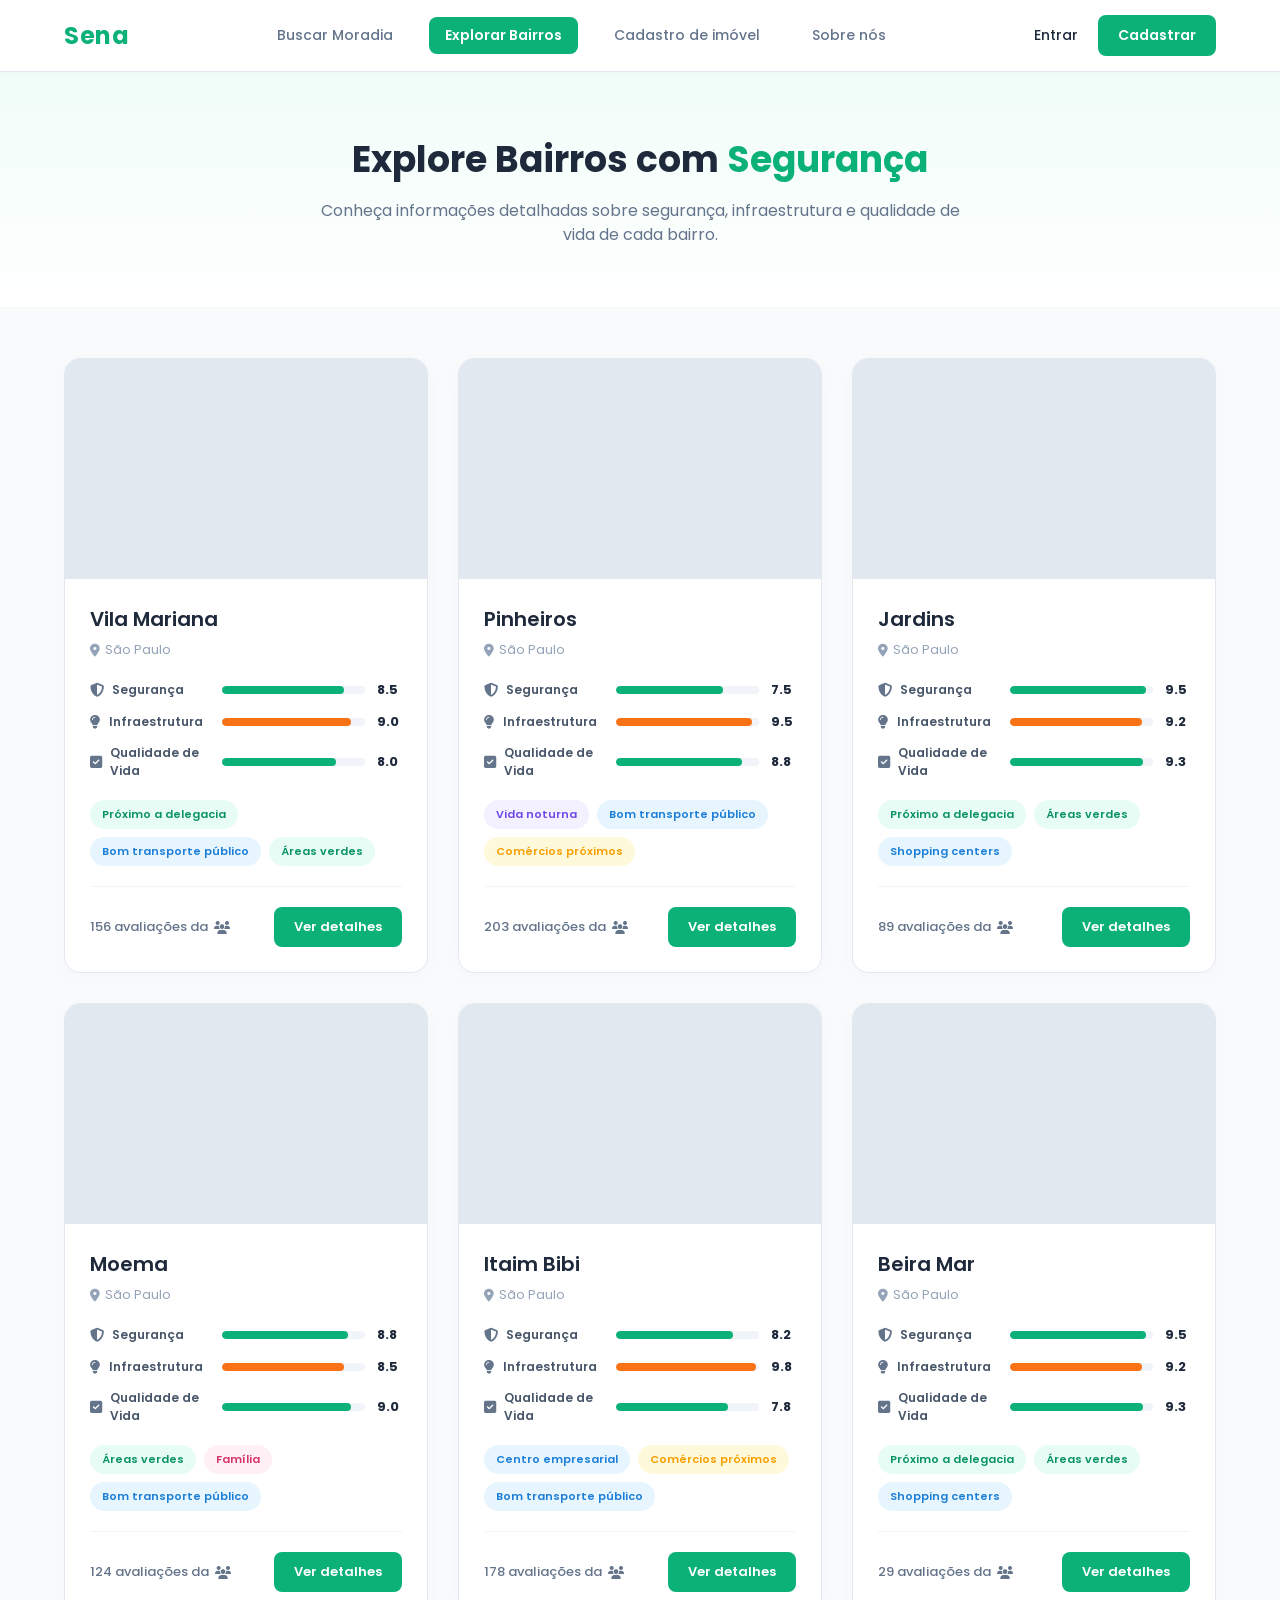
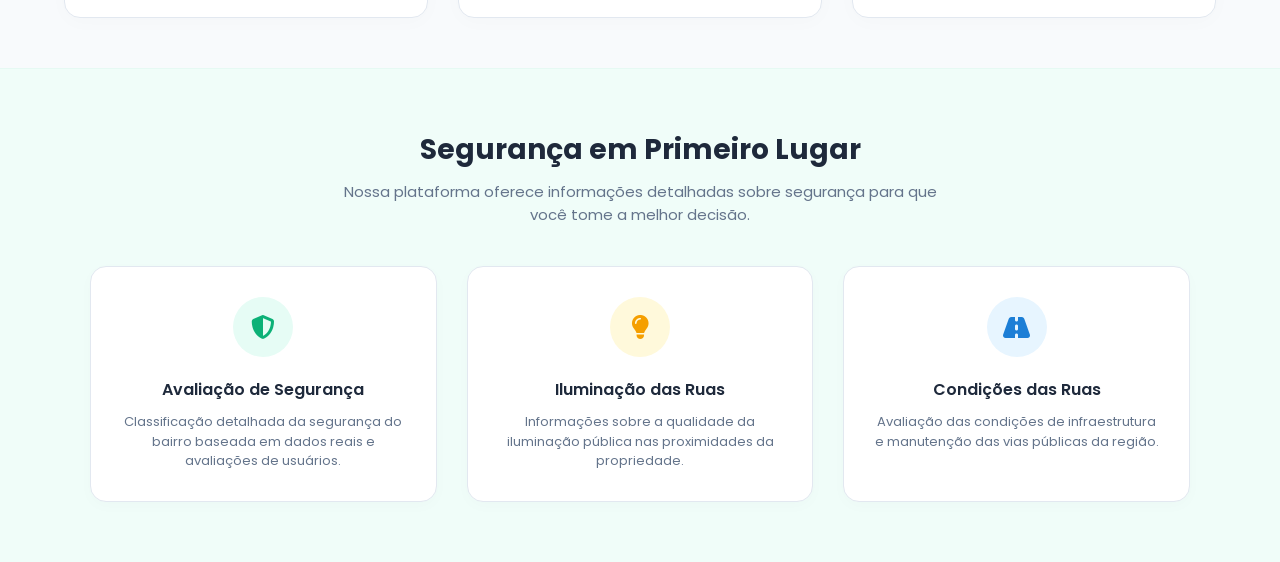
<file: frontend/bairros.html>
<!DOCTYPE html>
<html lang="pt-br">
<head>
    <meta charset="UTF-8">
    <title>SENA - Explorar Bairros</title>
    <link href="https://fonts.googleapis.com/css2?family=Poppins:wght@400;500;600;700&display=swap" rel="stylesheet">
    <link rel="stylesheet" href="https://cdnjs.cloudflare.com/ajax/libs/font-awesome/6.5.0/css/all.min.css">
    <link rel="stylesheet" href="bairros.css">
</head>
<body>

    <header class="navbar">
        <div class="logo">Sena</div>
        <nav class="menu-central">
            <a href="telainicial.html" id="nav-buscar">Buscar Moradia</a>
            <a href="bairros.html" class="btn-nav-active" id="nav-explorar">Explorar Bairros</a>
            <a href="cadastro-imovel.html" id="link-cadastro-imovel">Cadastro de imóvel</a>
            <a href="sobrenos.html" id="nav-sobre">Sobre nós</a>
        </nav>
        <div class="auth-group" id="navbar-auth-section">
            <!-- Seção dinâmica de autenticação -->
        </div>
    </header>

    <section class="hero-header">
        <h1>Explore Bairros com <span>Segurança</span></h1>
        <p>Conheça informações detalhadas sobre segurança, infraestrutura e qualidade de vida de cada bairro.</p>
    </section>

    <main class="container">
        <div class="grid-bairros">
            
            <!-- CARTÃO 1: Vila Mariana -->
            <div class="card">
                <div class="card-image" style="background-image: url('https://images.unsplash.com/photo-1543482335-97931367092c?q=80&w=1000&auto=format&fit=crop');"></div>
                <div class="card-content">
                    <h3>Vila Mariana</h3>
                    <p class="location"><i class="fa-solid fa-location-dot"></i> São Paulo</p>
                    
                    <div class="stats">
                        <div class="stat-row">
                            <span><i class="fa-solid fa-shield-halved"></i> Segurança</span>
                            <div class="progress-bg"><div class="progress-bar green" style="width: 85%;"></div></div>
                            <span class="val">8.5</span>
                        </div>
                        <div class="stat-row">
                            <span><i class="fa-solid fa-lightbulb"></i> Infraestrutura</span>
                            <div class="progress-bg"><div class="progress-bar orange" style="width: 90%;"></div></div>
                            <span class="val">9.0</span>
                        </div>
                        <div class="stat-row">
                            <span><i class="fa-solid fa-square-check"></i> Qualidade de Vida</span>
                            <div class="progress-bg"><div class="progress-bar green" style="style=width: 80%; width: 80%;"></div></div>
                            <span class="val">8.0</span>
                        </div>
                    </div>

                    <div class="tags-row">
                        <span class="tag-badge green">Próximo a delegacia</span>
                        <span class="tag-badge blue">Bom transporte público</span>
                        <span class="tag-badge green">Áreas verdes</span>
                    </div>

                    <div class="card-footer">
                        <span class="reviews">156 avaliações da <i class="fa-solid fa-users"></i></span>
                        <button class="btn-detalhes" onclick="abrirModalBairro('Vila Mariana', '8.5', '9.0', '8.0', 'Próximo a delegacia,Bom transporte público,Áreas verdes')">Ver detalhes</button>
                    </div>
                </div>
            </div>

            <!-- CARTÃO 2: Pinheiros -->
            <div class="card">
                <div class="card-image" style="background-image: url('https://images.unsplash.com/photo-1600585154340-be6161a56a0c?q=80&w=1000&auto=format&fit=crop');"></div>
                <div class="card-content">
                    <h3>Pinheiros</h3>
                    <p class="location"><i class="fa-solid fa-location-dot"></i> São Paulo</p>
                    
                    <div class="stats">
                        <div class="stat-row">
                            <span><i class="fa-solid fa-shield-halved"></i> Segurança</span>
                            <div class="progress-bg"><div class="progress-bar green" style="width: 75%;"></div></div>
                            <span class="val">7.5</span>
                        </div>
                        <div class="stat-row">
                            <span><i class="fa-solid fa-lightbulb"></i> Infraestrutura</span>
                            <div class="progress-bg"><div class="progress-bar orange" style="width: 95%;"></div></div>
                            <span class="val">9.5</span>
                        </div>
                        <div class="stat-row">
                            <span><i class="fa-solid fa-square-check"></i> Qualidade de Vida</span>
                            <div class="progress-bg"><div class="progress-bar green" style="width: 88%;"></div></div>
                            <span class="val">8.8</span>
                        </div>
                    </div>

                    <div class="tags-row">
                        <span class="tag-badge purple">Vida noturna</span>
                        <span class="tag-badge blue">Bom transporte público</span>
                        <span class="tag-badge yellow">Comércios próximos</span>
                    </div>

                    <div class="card-footer">
                        <span class="reviews">203 avaliações da <i class="fa-solid fa-users"></i></span>
                        <button class="btn-detalhes" onclick="abrirModalBairro('Pinheiros', '7.5', '9.5', '8.8', 'Vida noturna,Bom transporte público,Comércios próximos')">Ver detalhes</button>
                    </div>
                </div>
            </div>

            <!-- CARTÃO 3: Jardins -->
            <div class="card">
                <div class="card-image" style="background-image: url('https://images.unsplash.com/photo-1512917774080-9991f1c4c750?q=80&w=1000&auto=format&fit=crop');"></div>
                <div class="card-content">
                    <h3>Jardins</h3>
                    <p class="location"><i class="fa-solid fa-location-dot"></i> São Paulo</p>
                    
                    <div class="stats">
                        <div class="stat-row">
                            <span><i class="fa-solid fa-shield-halved"></i> Segurança</span>
                            <div class="progress-bg"><div class="progress-bar green" style="width: 95%;"></div></div>
                            <span class="val">9.5</span>
                        </div>
                        <div class="stat-row">
                            <span><i class="fa-solid fa-lightbulb"></i> Infraestrutura</span>
                            <div class="progress-bg"><div class="progress-bar orange" style="width: 92%;"></div></div>
                            <span class="val">9.2</span>
                        </div>
                        <div class="stat-row">
                            <span><i class="fa-solid fa-square-check"></i> Qualidade de Vida</span>
                            <div class="progress-bg"><div class="progress-bar green" style="width: 93%;"></div></div>
                            <span class="val">9.3</span>
                        </div>
                    </div>

                    <div class="tags-row">
                        <span class="tag-badge green">Próximo a delegacia</span>
                        <span class="tag-badge green">Áreas verdes</span>
                        <span class="tag-badge blue">Shopping centers</span>
                    </div>

                    <div class="card-footer">
                        <span class="reviews">89 avaliações da <i class="fa-solid fa-users"></i></span>
                        <button class="btn-detalhes" onclick="abrirModalBairro('Jardins', '9.5', '9.2', '9.3', 'Próximo a delegacia,Áreas verdes,Shopping centers')">Ver detalhes</button>
                    </div>
                </div>
            </div>

            <!-- CARTÃO 4: Moema -->
            <div class="card">
                <div class="card-image" style="background-image: url('https://images.unsplash.com/photo-1502672260266-1c1ef2d93688?q=80&w=1000&auto=format&fit=crop');"></div>
                <div class="card-content">
                    <h3>Moema</h3>
                    <p class="location"><i class="fa-solid fa-location-dot"></i> São Paulo</p>
                    
                    <div class="stats">
                        <div class="stat-row">
                            <span><i class="fa-solid fa-shield-halved"></i> Segurança</span>
                            <div class="progress-bg"><div class="progress-bar green" style="width: 88%;"></div></div>
                            <span class="val">8.8</span>
                        </div>
                        <div class="stat-row">
                            <span><i class="fa-solid fa-lightbulb"></i> Infraestrutura</span>
                            <div class="progress-bg"><div class="progress-bar orange" style="width: 8.5%; width: 85%;"></div></div>
                            <span class="val">8.5</span>
                        </div>
                        <div class="stat-row">
                            <span><i class="fa-solid fa-square-check"></i> Qualidade de Vida</span>
                            <div class="progress-bg"><div class="progress-bar green" style="width: 90%;"></div></div>
                            <span class="val">9.0</span>
                        </div>
                    </div>

                    <div class="tags-row">
                        <span class="tag-badge green">Áreas verdes</span>
                        <span class="tag-badge pink">Família</span>
                        <span class="tag-badge blue">Bom transporte público</span>
                    </div>

                    <div class="card-footer">
                        <span class="reviews">124 avaliações da <i class="fa-solid fa-users"></i></span>
                        <button class="btn-detalhes" onclick="abrirModalBairro('Moema', '8.8', '8.5', '9.0', 'Áreas verdes,Família,Bom transporte público')">Ver detalhes</button>
                    </div>
                </div>
            </div>

            <!-- CARTÃO 5: Itaim Bibi -->
            <div class="card">
                <div class="card-image" style="background-image: url('https://images.unsplash.com/photo-1522708323590-d24dbb6b0267?q=80&w=1000&auto=format&fit=crop');"></div>
                <div class="card-content">
                    <h3>Itaim Bibi</h3>
                    <p class="location"><i class="fa-solid fa-location-dot"></i> São Paulo</p>
                    
                    <div class="stats">
                        <div class="stat-row">
                            <span><i class="fa-solid fa-shield-halved"></i> Segurança</span>
                            <div class="progress-bg"><div class="progress-bar green" style="width: 82%;"></div></div>
                            <span class="val">8.2</span>
                        </div>
                        <div class="stat-row">
                            <span><i class="fa-solid fa-lightbulb"></i> Infraestrutura</span>
                            <div class="progress-bg"><div class="progress-bar orange" style="width: 98%;"></div></div>
                            <span class="val">9.8</span>
                        </div>
                        <div class="stat-row">
                            <span><i class="fa-solid fa-square-check"></i> Qualidade de Vida</span>
                            <div class="progress-bg"><div class="progress-bar green" style="width: 78%;"></div></div>
                            <span class="val">7.8</span>
                        </div>
                    </div>

                    <div class="tags-row">
                        <span class="tag-badge blue">Centro empresarial</span>
                        <span class="tag-badge yellow">Comércios próximos</span>
                        <span class="tag-badge blue">Bom transporte público</span>
                    </div>

                    <div class="card-footer">
                        <span class="reviews">178 avaliações da <i class="fa-solid fa-users"></i></span>
                        <button class="btn-detalhes" onclick="abrirModalBairro('Itaim Bibi', '8.2', '9.8', '7.8', 'Centro empresarial,Comércios próximos,Bom transporte público')">Ver detalhes</button>
                    </div>
                </div>
            </div>

            <!-- CARTÃO 6: Beira Mar -->
            <div class="card">
                <div class="card-image" style="background-image: url('https://images.unsplash.com/photo-1600585154526-990dced4db0d?q=80&w=1000&auto=format&fit=crop');"></div>
                <div class="card-content">
                    <h3>Beira Mar</h3>
                    <p class="location"><i class="fa-solid fa-location-dot"></i> São Paulo</p>
                    
                    <div class="stats">
                        <div class="stat-row">
                            <span><i class="fa-solid fa-shield-halved"></i> Segurança</span>
                            <div class="progress-bg"><div class="progress-bar green" style="width: 95%;"></div></div>
                            <span class="val">9.5</span>
                        </div>
                        <div class="stat-row">
                            <span><i class="fa-solid fa-lightbulb"></i> Infraestrutura</span>
                            <div class="progress-bg"><div class="progress-bar orange" style="width: 92%;"></div></div>
                            <span class="val">9.2</span>
                        </div>
                        <div class="stat-row">
                            <span><i class="fa-solid fa-square-check"></i> Qualidade de Vida</span>
                            <div class="progress-bg"><div class="progress-bar green" style="width: 93%;"></div></div>
                            <span class="val">9.3</span>
                        </div>
                    </div>

                    <div class="tags-row">
                        <span class="tag-badge green">Próximo a delegacia</span>
                        <span class="tag-badge green">Áreas verdes</span>
                        <span class="tag-badge blue">Shopping centers</span>
                    </div>

                    <div class="card-footer">
                        <span class="reviews">29 avaliações da <i class="fa-solid fa-users"></i></span>
                        <button class="btn-detalhes" onclick="abrirModalBairro('Beira Mar', '9.5', '9.2', '9.3', 'Próximo a delegacia,Áreas verdes,Shopping centers')">Ver detalhes</button>
                    </div>
                </div>
            </div>

        </div>
    </main>

    <footer class="bottom-info">
        <h2>Segurança em Primeiro Lugar</h2>
        <p>Nossa plataforma oferece informações detalhadas sobre segurança para que você tome a melhor decisão.</p>
        
        <div class="info-badges">
            <div class="badge-card">
                <div class="badge-icon"><i class="fa-solid fa-shield-halved"></i></div>
                <h4>Avaliação de Segurança</h4>
                <p>Classificação detalhada da segurança do bairro baseada em dados reais e avaliações de usuários.</p>
            </div>
            <div class="badge-card">
                <div class="badge-icon"><i class="fa-solid fa-lightbulb"></i></div>
                <h4>Iluminação das Ruas</h4>
                <p>Informações sobre a qualidade da iluminação pública nas proximidades da propriedade.</p>
            </div>
            <div class="badge-card">
                <div class="badge-icon"><i class="fa-solid fa-road"></i></div>
                <h4>Condições das Ruas</h4>
                <p>Avaliação das condições de infraestrutura e manutenção das vias públicas da região.</p>
            </div>
        </div>
    </footer>

    <script>
        // AUTENTICAÇÃO DINÂMICA DA NAVBAR
        const tipoConta = localStorage.getItem('tipoContaSena');
        const authSection = document.getElementById('navbar-auth-section');
        
        if (tipoConta === 'Hóspede') {
            const linkCadImovel = document.getElementById('link-cadastro-imovel');
            if (linkCadImovel) linkCadImovel.style.display = 'none';
        }

        if (tipoConta) {
            authSection.innerHTML = `
                <div class="user-profile-header">
                    <button class="nav-icon-btn" title="Mensagens"><i class="fa-regular fa-comment-dots"></i><span class="dot"></span></button>
                    <button class="nav-icon-btn" title="Notificações"><i class="fa-regular fa-bell"></i></button>
                    <div class="profile-block" onclick="logout()">
                        <div class="profile-text">
                            <span class="title">Minha Conta</span>
                            <span class="role">${tipoConta === 'Anfitrião' ? 'Anfitrião' : 'Inquilino'}</span>
                        </div>
                        <img src="https://images.unsplash.com/photo-1534528741775-53994a69daeb?w=100&q=80" alt="Avatar" class="avatar">
                    </div>
                </div>
            `;
        } else {
            authSection.innerHTML = `
                <a href="login.html" class="btn-entrar">Entrar</a>
                <a href="cadastro.html" class="btn-cadastrar">Cadastrar</a>
            `;
        }

        function logout() {
            if (confirm("Deseja sair da sua conta?")) {
                localStorage.removeItem('tipoContaSena');
                window.location.href = "login.html";
            }
        }

        // Descrições dos detalhes dos bairros e comentários simulados
        const descricoesBairros = {
            'Vila Mariana': 'Bairro tradicional e residencial de classe média-alta, muito frequentado por estudantes e famílias devido à proximidade de importantes faculdades e ótimos hospitais. Oferece ruas arborizadas e excelente policiamento, sendo considerado um dos bairros mais seguros da cidade.',
            'Pinheiros': 'Um dos bairros mais antigos e descolados de São Paulo, famoso por sua rica vida noturna, polo gastronomico inovador, galerias de arte e proximidade com grandes centros empresariais. Tem excelente acessibilidade por metrô e ciclovias.',
            'Jardins': 'Região extremamente sofisticada e nobre. Caracteriza-se por sua segurança robusta (com grande contingente de policiamento e vigilância privada), iluminação pública exemplar, calçadas largas e alta concentração de lojas de grife e restaurantes premiados.',
            'Moema': 'Famoso por ser plano e excelente para caminhar, Moema faz divisa com o Parque do Ibirapuera. Possui um comércio local fortíssimo onde é possível fazer tudo a pé. O policiamento comunitário e as ruas bem iluminadas garantem tranquilidade no dia a dia.',
            'Itaim Bibi': 'Grande centro financeiro e corporativo do país. É um bairro moderno, limpo, bem sinalizado e com ótimas opções de academias, restaurantes executivos e centros comerciais. Muito seguro para pedestres durante os horários comerciais.',
            'Beira Mar': 'Região litorânea que oferece alto padrão de vida, ótima segurança para quem gosta de caminhar à beira da praia e excelente infraestrutura residencial e comercial, unindo praticidade urbana ao bem-estar da praia.'
        };

        const comentariosBairros = {
            'Vila Mariana': [
                { autor: "Ana Costa", texto: "Moro aqui há 3 anos e ando a pé à noite com muita tranquilidade. A proximidade com o metrô ajuda muito." },
                { autor: "Luís Felipe", texto: "Ótima quantidade de praças e arborização. É um bairro muito gostoso de morar com a família." }
            ],
            'Pinheiros': [
                { autor: "Carlos Oliveira", texto: "A vida noturna é sensacional! Às vezes é um pouco barulhento no fim de semana, mas a conveniência de ter tudo perto compensa." }
            ],
            'Jardins': [
                { autor: "Mariana Silva", texto: "As ruas são extremamente bem iluminadas e seguras. É um bairro caro, mas a qualidade de vida e segurança justificam." }
            ],
            'Moema': [
                { autor: "Guilherme Lima", texto: "Excelente para quem tem pets ou filhos pequenos. Muito plano e limpo. A proximidade com o parque é incrível." }
            ],
            'Itaim Bibi': [
                { autor: "Isaque Leal", texto: "Bairro agitado no horário comercial e muito seguro. Prédios corporativos modernos e ótimas opções de almoço." }
            ],
            'Beira Mar': [
                { autor: "Gabriel Silva", texto: "Morar pertinho da praia com segurança de condomínio fechado. Praticamente perfeito." }
            ]
        };

        function abrirModalBairro(nome, seg, infra, qual, tags) {
            document.getElementById('modal-bairro-titulo').innerText = nome;
            document.getElementById('modal-bairro-descricao').innerText = descricoesBairros[nome] || '';
            
            // Estatísticas
            document.getElementById('val-seg').innerText = seg;
            document.getElementById('pb-seg').style.width = (parseFloat(seg)*10) + '%';
            document.getElementById('val-infra').innerText = infra;
            document.getElementById('pb-infra').style.width = (parseFloat(infra)*10) + '%';
            document.getElementById('val-qual').innerText = qual;
            document.getElementById('pb-qual').style.width = (parseFloat(qual)*10) + '%';
            
            // Tags
            const tagsContainer = document.getElementById('modal-bairro-tags');
            tagsContainer.innerHTML = '';
            tags.split(',').forEach(t => {
                tagsContainer.innerHTML += `<span class="tag-badge green">${t}</span>`;
            });

            // Comentários
            const commentsContainer = document.getElementById('modal-bairro-comments');
            commentsContainer.innerHTML = '';
            const listComm = comentariosBairros[nome] || [];
            listComm.forEach(c => {
                commentsContainer.innerHTML += `
                    <div class="community-comment" style="background-color: #f7f9fb; padding: 12px; border-radius: 8px; border-left: 4px solid var(--primary-color); margin-bottom: 10px;">
                        <strong style="color: #2d3748; display: block; margin-bottom: 4px;">${c.autor}</strong>
                        <span style="color: #4a5568; font-style: italic;">"${c.texto}"</span>
                    </div>
                `;
            });

            // Exibe o modal
            document.getElementById('bairroModal').classList.remove('hidden');

            // Filtragem dinâmica de imóveis
            const propContainer = document.getElementById('modal-bairro-imoveis');
            propContainer.innerHTML = '<div class="loading-imoveis" style="grid-column: 1/-1; text-align: center; color: #777; padding: 20px;"><i class="fa-solid fa-circle-notch fa-spin"></i> Buscando imóveis no bairro...</div>';

            fetch('/api/imoveis')
                .then(r => r.json())
                .then(imoveis => {
                    const filtered = imoveis.filter(i => 
                        i.localizacao.toLowerCase().includes(nome.toLowerCase()) || 
                        i.titulo.toLowerCase().includes(nome.toLowerCase()) ||
                        (i.endereco && i.endereco.toLowerCase().includes(nome.toLowerCase()))
                    );

                    propContainer.innerHTML = '';
                    if (filtered.length === 0) {
                        propContainer.innerHTML = '<div class="no-imoveis-bairro" style="grid-column: 1/-1; text-align: center; color: #777; padding: 20px; font-style: italic;">Nenhuma moradia disponível cadastrada neste bairro atualmente.</div>';
                    } else {
                        filtered.forEach(i => {
                            propContainer.innerHTML += `
                                <div class="card" onclick="window.location.href='detalhes-imovel.html?id=${i.id}'" style="cursor: pointer; min-width: 250px;">
                                    <div class="card-image" style="background-image: url('${i.imagem}'); height: 140px;"></div>
                                    <div class="card-content" style="padding: 15px;">
                                        <h4 style="margin: 0 0 5px 0; font-size: 1.05rem; color: #2d3748;">${i.titulo}</h4>
                                        <p class="location" style="margin: 0 0 10px 0; font-size: 0.8rem; color: #777;"><i class="fa-solid fa-location-dot"></i> ${i.localizacao}</p>
                                        <span class="tag-badge green" style="font-size: 0.75rem;"><i class="fa-solid fa-shield-halved"></i> ${i.rating} Segurança</span>
                                    </div>
                                </div>
                            `;
                        });
                    }
                })
                .catch(err => {
                    propContainer.innerHTML = '<div class="no-imoveis-bairro" style="grid-column: 1/-1; text-align: center; color: #777; padding: 20px;">Erro ao buscar moradias.</div>';
                });
        }

        function fecharModalBairro() {
            document.getElementById('bairroModal').classList.add('hidden');
        }
    </script>

    <!-- Modal de Detalhes do Bairro -->
    <div id="bairroModal" class="modal-overlay hidden">
        <div class="modal-content">
            <div class="modal-header">
                <h2 id="modal-bairro-titulo" style="margin: 0;">Vila Mariana</h2>
                <button onclick="fecharModalBairro()" class="btn-close-modal" style="background: none; border: none; font-size: 1.8rem; cursor: pointer; color: #777;">&times;</button>
            </div>
            <div class="modal-body" style="padding-top: 15px;">
                <p id="modal-bairro-descricao" class="bairro-desc" style="line-height: 1.6; color: #4a5568; margin-top: 0; margin-bottom: 25px; font-size: 1rem;"></p>
                
                <div class="modal-stats-section" style="margin-bottom: 25px;">
                    <h3 style="font-size: 1.15rem; margin-top: 0; margin-bottom: 15px; color: #2d3748; font-weight: 600;">Estatísticas de Segurança e Qualidade</h3>
                    <div class="modal-stats-grid" style="display: flex; flex-direction: column; gap: 12px;">
                        <div class="modal-stat-card" style="display: flex; align-items: center; justify-content: space-between; background-color: #f8fafc; padding: 10px 15px; border-radius: 8px; border: 1px solid var(--border-color);">
                            <span class="label" style="font-weight: 500; font-size: 0.9rem; color: #4a5568; width: 140px;"><i class="fa-solid fa-shield-halved" style="color: var(--primary-color); margin-right: 5px;"></i> Segurança</span>
                            <div class="progress-bg" style="flex-grow: 1; margin: 0 15px; height: 8px; background-color: #e2e8f0; border-radius: 4px; overflow: hidden;"><div class="progress-bar green" id="pb-seg" style="width: 0%; height: 100%; background-color: var(--primary-color);"></div></div>
                            <span class="val" id="val-seg" style="font-weight: 700; color: var(--primary-color); width: 30px; text-align: right;">0.0</span>
                        </div>
                        <div class="modal-stat-card" style="display: flex; align-items: center; justify-content: space-between; background-color: #f8fafc; padding: 10px 15px; border-radius: 8px; border: 1px solid var(--border-color);">
                            <span class="label" style="font-weight: 500; font-size: 0.9rem; color: #4a5568; width: 140px;"><i class="fa-solid fa-lightbulb" style="color: var(--primary-color); margin-right: 5px;"></i> Infraestrutura</span>
                            <div class="progress-bg" style="flex-grow: 1; margin: 0 15px; height: 8px; background-color: #e2e8f0; border-radius: 4px; overflow: hidden;"><div class="progress-bar orange" id="pb-infra" style="width: 0%; height: 100%; background-color: var(--primary-color);"></div></div>
                            <span class="val" id="val-infra" style="font-weight: 700; color: var(--primary-color); width: 30px; text-align: right;">0.0</span>
                        </div>
                        <div class="modal-stat-card" style="display: flex; align-items: center; justify-content: space-between; background-color: #f8fafc; padding: 10px 15px; border-radius: 8px; border: 1px solid var(--border-color);">
                            <span class="label" style="font-weight: 500; font-size: 0.9rem; color: #4a5568; width: 140px;"><i class="fa-solid fa-square-check" style="color: var(--primary-color); margin-right: 5px;"></i> Qualidade de Vida</span>
                            <div class="progress-bg" style="flex-grow: 1; margin: 0 15px; height: 8px; background-color: #e2e8f0; border-radius: 4px; overflow: hidden;"><div class="progress-bar green" id="pb-qual" style="width: 0%; height: 100%; background-color: var(--primary-color);"></div></div>
                            <span class="val" id="val-qual" style="font-weight: 700; color: var(--primary-color); width: 30px; text-align: right;">0.0</span>
                        </div>
                    </div>
                </div>

                <div class="modal-tags-section" style="margin-bottom: 25px;">
                    <h3 style="font-size: 1.15rem; margin-top: 0; margin-bottom: 12px; color: #2d3748; font-weight: 600;">Tags de Destaque</h3>
                    <div class="tags-row" id="modal-bairro-tags" style="display: flex; flex-wrap: wrap; gap: 8px;"></div>
                </div>

                <div class="modal-imoveis-section" style="margin-bottom: 25px;">
                    <h3 style="font-size: 1.15rem; margin-top: 0; margin-bottom: 12px; color: #2d3748; font-weight: 600;">Moradias Disponíveis no Bairro</h3>
                    <div class="grid-bairros" id="modal-bairro-imoveis" style="display: grid; grid-template-columns: repeat(auto-fill, minmax(220px, 1fr)); gap: 15px; max-height: 250px; overflow-y: auto; padding: 5px;">
                        <!-- propriedades dinâmicas -->
                    </div>
                </div>

                <div class="modal-comments-section">
                    <h3 style="font-size: 1.15rem; margin-top: 0; margin-bottom: 12px; color: #2d3748; font-weight: 600;">Avaliações da Comunidade</h3>
                    <div class="comments-list" id="modal-bairro-comments" style="display: flex; flex-direction: column; gap: 10px;"></div>
                </div>
            </div>
        </div>
    </div>
</body>
</html>
</file>
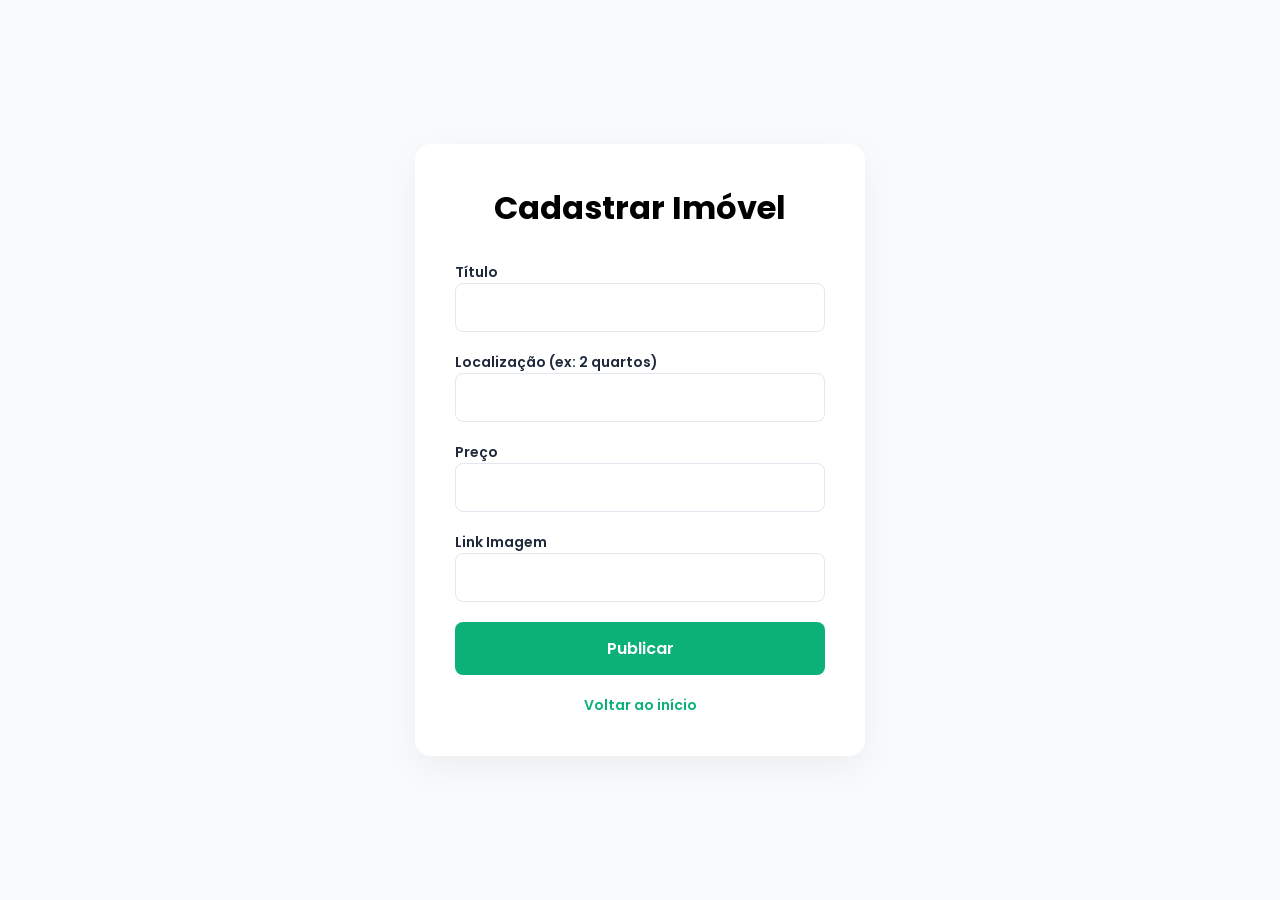
<file: frontend/cadastro-imovel.html>
<!DOCTYPE html>
<html lang="pt-br">
<head>
    <meta charset="UTF-8">
    <title>Cadastro Imóvel</title>
    <link rel="stylesheet" href="https://cdnjs.cloudflare.com/ajax/libs/font-awesome/6.5.0/css/all.min.css">
    <link rel="stylesheet" href="registramento.css">
</head>
<body>
    <main class="container">
        <form id="formImovel">
            <div class="header"><h1>Cadastrar Imóvel</h1></div>
            <div class="input-group"><label>Título</label><div class="input-box"><input type="text" id="titulo" required></div></div>
            <div class="input-group"><label>Localização (ex: 2 quartos)</label><div class="input-box"><input type="text" id="localizacao" required></div></div>
            <div class="input-group"><label>Preço</label><div class="input-box"><input type="text" id="preco" required></div></div>
            <div class="input-group"><label>Link Imagem</label><div class="input-box"><input type="text" id="imagem" required></div></div>
            <button type="submit" class="btn-login">Publicar</button>
            <div class="register-link" style="margin-top: 20px;"><p><a href="telainicial.html">Voltar ao início</a></p></div>
        </form>
    </main>
    <script>
        if (localStorage.getItem('tipoContaSena') === 'Hóspede') { alert("Acesso negado."); window.location.href = "telainicial.html"; }
        document.getElementById('formImovel').addEventListener('submit', function(e) {
            e.preventDefault();
            fetch('/api/cadastro-imovel', { method: 'POST', body: `${document.getElementById('titulo').value}:${document.getElementById('localizacao').value}:${document.getElementById('preco').value}:${document.getElementById('imagem').value}` })
            .then(res => res.json()).then(data => { alert(data.msg); window.location.href = "telainicial.html"; });
        });
    </script>
</body>
</html>
</file>
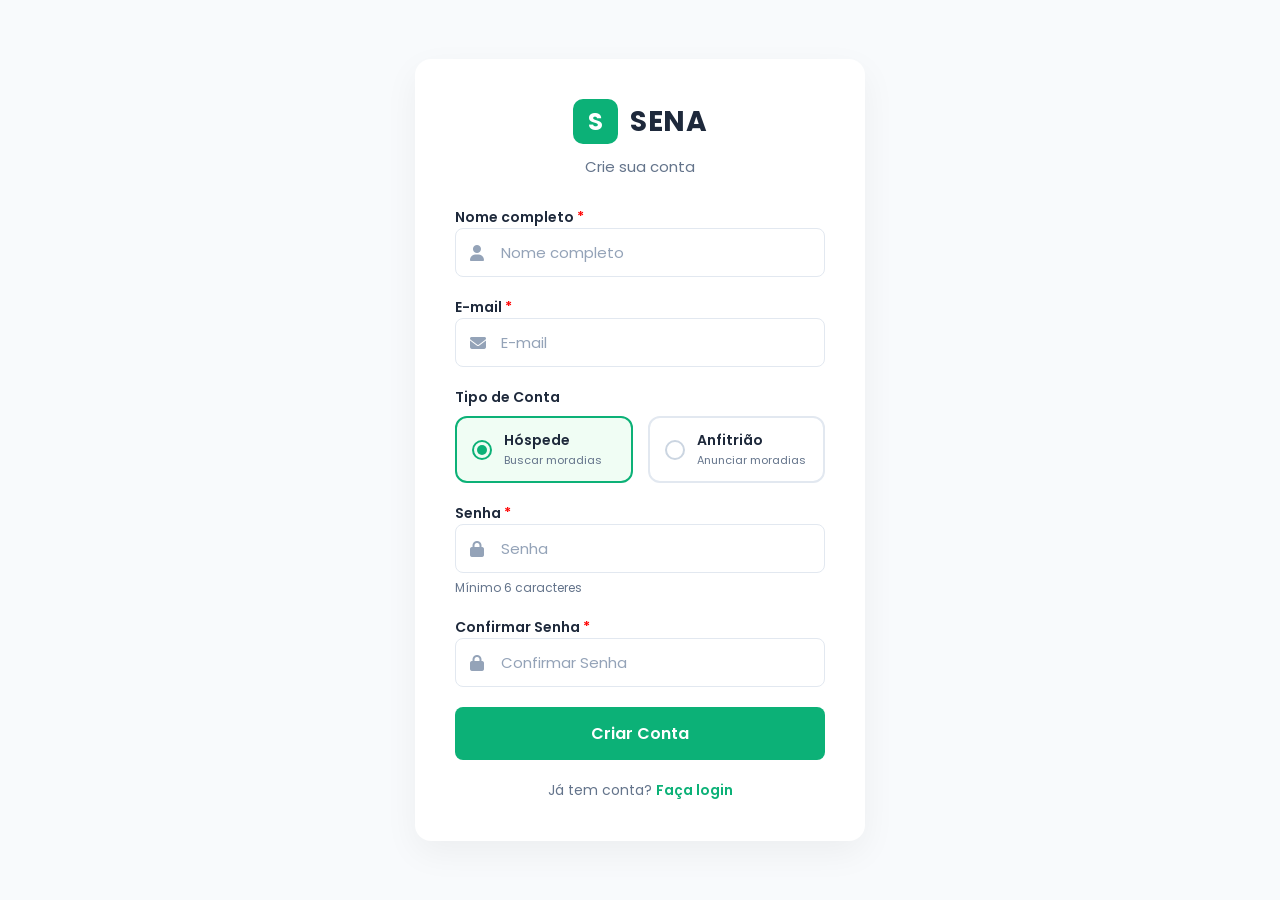
<file: frontend/cadastro.html>
<!DOCTYPE html>
<html lang="pt-br">
<head>
    <meta charset="UTF-8">
    <title>SENA - Criar Conta</title>
    <link rel="stylesheet" href="https://cdnjs.cloudflare.com/ajax/libs/font-awesome/6.5.0/css/all.min.css">
    <link rel="stylesheet" href="registramento.css">
</head>
<body>
    <main class="container">
        <form id="formCadastro">
            <div class="header">
                <div class="logo-wrapper">
                    <div class="logo-box">S</div>
                    <span class="logo-text">SENA</span>
                </div>
                <p>Crie sua conta</p>
            </div>

            <div class="input-group">
                <label>Nome completo <span style="color:red">*</span></label>
                <div class="input-box">
                    <i class="fa-solid fa-user"></i>
                    <input type="text" id="nome" placeholder="Nome completo" required>
                </div>
            </div>

            <div class="input-group">
                <label>E-mail <span style="color:red">*</span></label>
                <div class="input-box">
                    <i class="fa-solid fa-envelope"></i>
                    <input type="email" id="email" placeholder="E-mail" required>
                </div>
            </div>

            <div class="account-type-group">
                <label>Tipo de Conta</label>
                <div class="radio-cards-container">
                    <label class="radio-card">
                        <input type="radio" name="tipoConta" value="Hóspede" checked>
                        <div class="card-content">
                            <div class="radio-circle"></div>
                            <div class="text">
                                <strong>Hóspede</strong>
                                <span>Buscar moradias</span>
                            </div>
                        </div>
                    </label>
                    <label class="radio-card">
                        <input type="radio" name="tipoConta" value="Anfitrião">
                        <div class="card-content">
                            <div class="radio-circle"></div>
                            <div class="text">
                                <strong>Anfitrião</strong>
                                <span>Anunciar moradias</span>
                            </div>
                        </div>
                    </label>
                </div>
            </div>

            <div class="input-group">
                <label>Senha <span style="color:red">*</span></label>
                <div class="input-box">
                    <i class="fa-solid fa-lock"></i>
                    <input type="password" id="senha" placeholder="Senha" required>
                </div>
                <span class="help-text">Mínimo 6 caracteres</span>
            </div>

            <div class="input-group">
                <label>Confirmar Senha <span style="color:red">*</span></label>
                <div class="input-box">
                    <i class="fa-solid fa-lock"></i>
                    <input type="password" id="confirmarSenha" placeholder="Confirmar Senha" required>
                </div>
            </div>

            <button type="submit" class="btn-login" style="margin-top: 15px;">Criar Conta</button>

            <div class="register-link" style="margin-top: 20px;">
                <p>Já tem conta? <a href="login.html">Faça login</a></p>
            </div>
        </form>
    </main>

    <script>
        document.getElementById('formCadastro').addEventListener('submit', function(e) {
            e.preventDefault();
            const nome = document.getElementById('nome').value;
            const email = document.getElementById('email').value;
            const senha = document.getElementById('senha').value;
            const confirmarSenha = document.getElementById('confirmarSenha').value;
            const tipoConta = document.querySelector('input[name="tipoConta"]:checked').value;
            
            if (senha.length < 6) {
                alert("A senha deve ter no mínimo 6 caracteres.");
                return;
            }

            if (senha !== confirmarSenha) {
                alert("As senhas não coincidem!");
                return;
            }

            fetch('/api/cadastro', {
                method: 'POST',
                body: `${nome}:${email}:${senha}:${tipoConta}`
            })
            .then(res => res.text().then(msg => ({status: res.status, msg: msg})))
            .then(data => {
                alert(data.msg);
                if(data.status === 200) window.location.href = "login.html";
            });
        });
    </script>
</body>
</html>
</file>
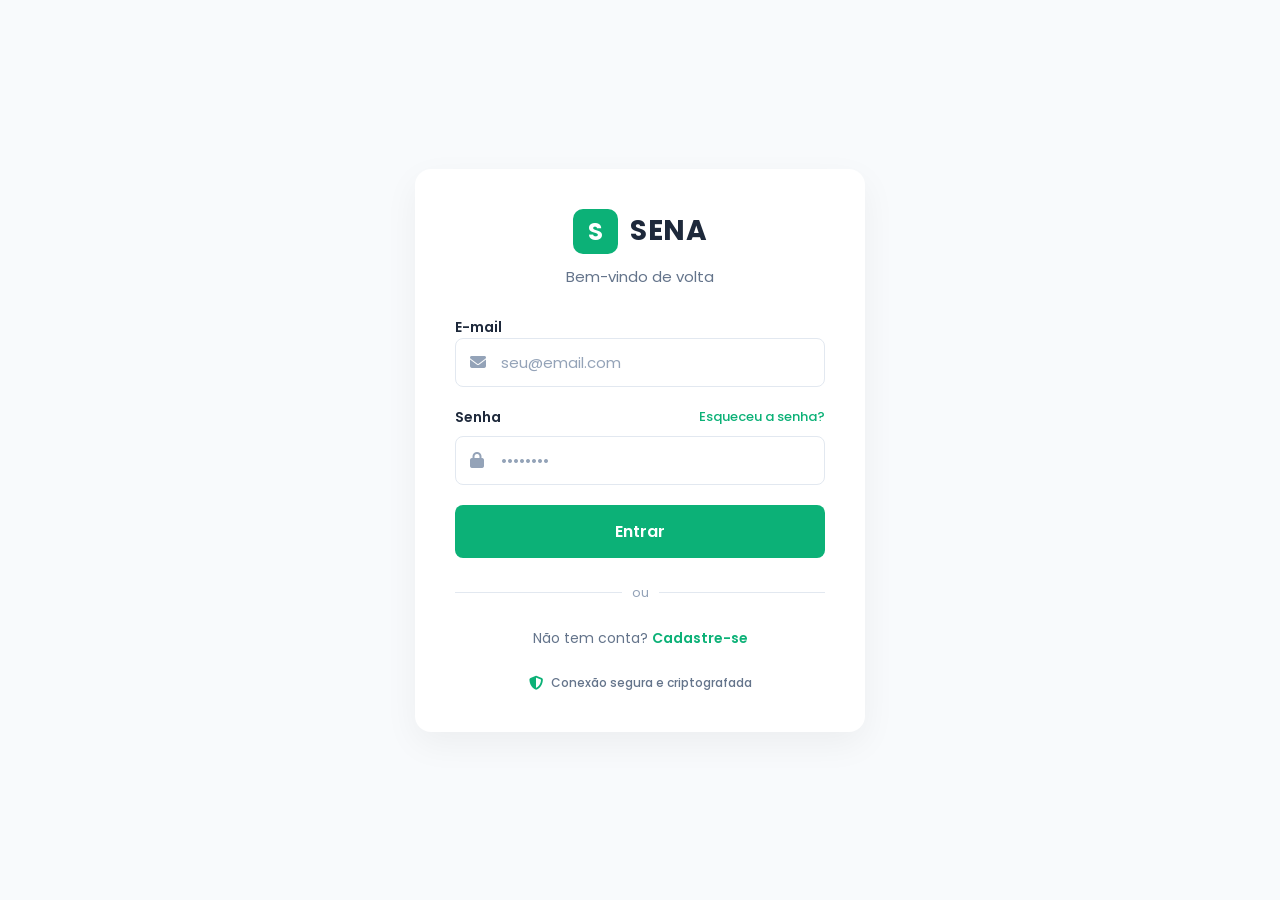
<file: frontend/login.html>
<!DOCTYPE html>
<html lang="pt-br">
<head>
    <meta charset="UTF-8">
    <link rel="stylesheet" href="https://cdnjs.cloudflare.com/ajax/libs/font-awesome/6.5.0/css/all.min.css">
    <link rel="stylesheet" href="registramento.css">
    <title>SENA - Login</title>
</head>
<body>
    <main class="container">
        <form id="formLogin">
            <div class="header">
                <div class="logo-wrapper">
                    <div class="logo-box">S</div>
                    <span class="logo-text">SENA</span>
                </div>
                <p>Bem-vindo de volta</p>
            </div>
            <div class="input-group">
                <label>E-mail</label>
                <div class="input-box">
                    <i class="fa-solid fa-envelope"></i>
                    <input type="email" id="email" placeholder="seu@email.com" required>
                </div>
            </div>
            <div class="input-group">
                <div class="label-row">
                    <label>Senha</label>
                    <a href="recsenha.html" class="forgot-link">Esqueceu a senha?</a>
                </div>
                <div class="input-box">
                    <i class="fa-solid fa-lock"></i>
                    <input type="password" id="password" placeholder="••••••••" required>
                </div>
            </div>
            <button type="submit" class="btn-login">Entrar</button>
            
            <div class="divider">
                <span>ou</span>
            </div>

            <div class="register-link">
                <p>Não tem conta? <a href="cadastro.html">Cadastre-se</a></p>
            </div>

            <div class="security-badge-footer">
                <i class="fa-solid fa-shield-halved"></i>
                <span>Conexão segura e criptografada</span>
            </div>
        </form>
    </main>
    <script>
        document.getElementById('formLogin').addEventListener('submit', function(e) {
            e.preventDefault();
            fetch('/api/login', { method: 'POST', body: document.getElementById('email').value + ':' + document.getElementById('password').value })
            .then(res => res.json().then(data => ({ status: res.status, body: data })))
            .then(res => {
                alert(res.body.msg);
                if (res.status === 200) {
                    localStorage.setItem('tipoContaSena', res.body.tipo);
                    window.location.href = "telainicial.html";
                }
            });
        });
    </script>
</body>
</html>
</file>
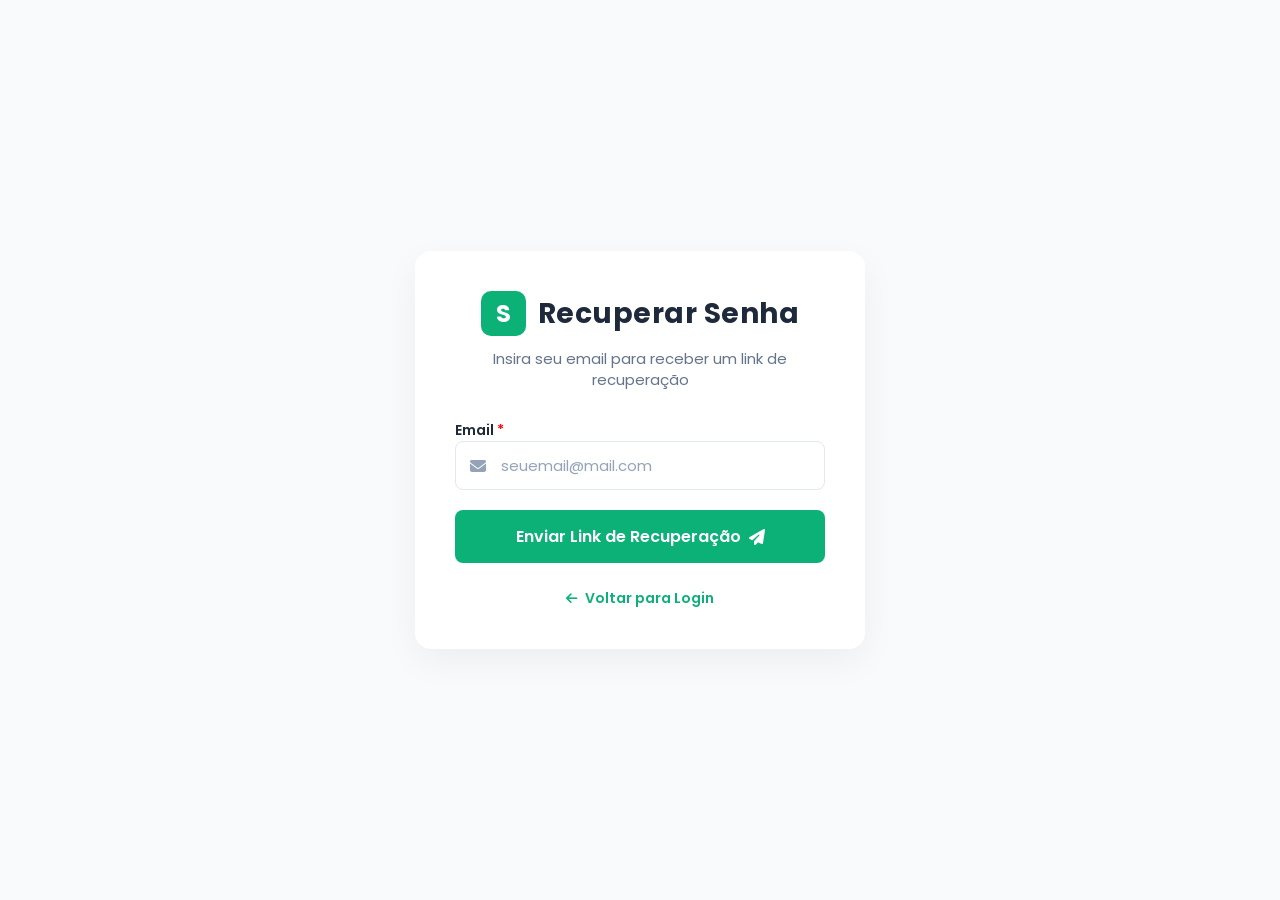
<file: frontend/recsenha.html>
<!DOCTYPE html>
<html lang="pt-br">
<head>
    <meta charset="UTF-8">
    <link rel="stylesheet" href="https://cdnjs.cloudflare.com/ajax/libs/font-awesome/6.5.0/css/all.min.css">
    <link rel="stylesheet" href="registramento.css">
    <title>SENA - Recuperar Senha</title>
</head>
<body>
    <main class="container">
        <form id="formRecuperar">
            <div class="header">
                <div class="logo-wrapper">
                    <div class="logo-box">S</div>
                    <span class="logo-text">Recuperar Senha</span>
                </div>
                <p>Insira seu email para receber um link de recuperação</p>
            </div>

            <div class="input-group">
                <label for="email">Email <span style="color:red">*</span></label>
                <div class="input-box">
                    <i class="fa-solid fa-envelope"></i>
                    <input type="email" id="email" placeholder="seuemail@mail.com" required>
                </div>
            </div>

            <button type="submit" class="btn-login">Enviar Link de Recuperação <i class="fa-solid fa-paper-plane"></i></button>

            <div class="register-link" style="margin-top: 25px;">
                <p>
                    <a href="login.html">
                        <i class="fa-solid fa-arrow-left"></i> Voltar para Login
                    </a>
                </p>
            </div>
        </form>
    </main>

    <script>
        // Comunicação assíncrona com o Back-end em Java (RF03)
        document.getElementById('formRecuperar').addEventListener('submit', function(e) {
            e.preventDefault();
            const email = document.getElementById('email').value;
            
            fetch('/api/recuperar', {
                method: 'POST',
                body: email
            })
            .then(response => response.text().then(msg => ({ status: response.status, text: msg })))
            .then(res => {
                alert(res.text);
            })
            .catch(err => console.error("Erro na requisição:", err));
        });
    </script>
</body>
</html>
</file>
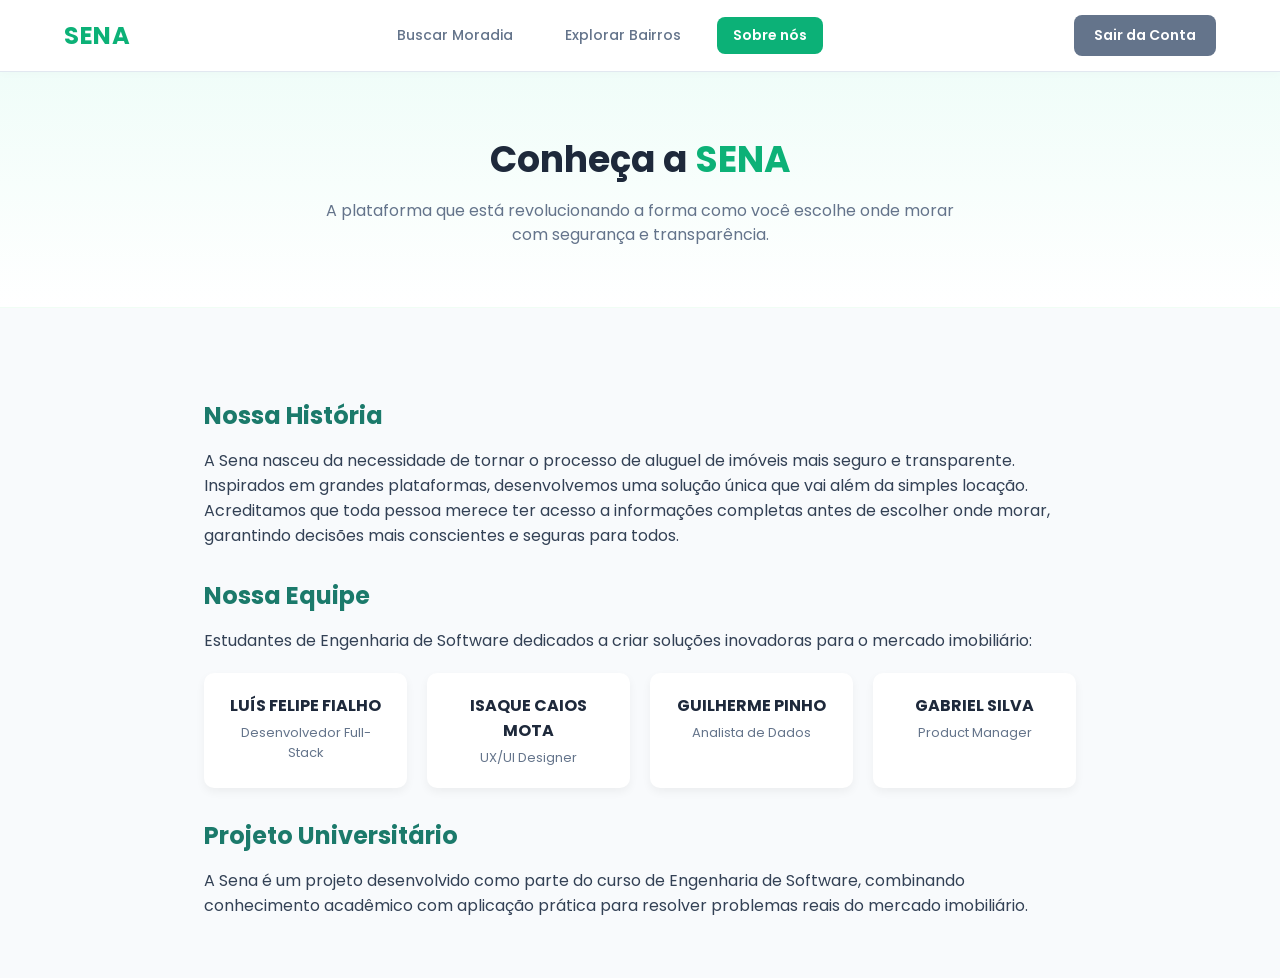
<file: frontend/sobrenos.html>
<!DOCTYPE html>
<html lang="pt-br">
<head>
    <meta charset="UTF-8">
    <title>SENA - Sobre Nós</title>
    <link href="https://fonts.googleapis.com/css2?family=Poppins:wght@400;500;600;700&display=swap" rel="stylesheet">
    <link rel="stylesheet" href="bairros.css">
    <style>
        .about-section { padding: 60px 5%; max-width: 1000px; margin: auto; }
        .about-section h2 { color: #1b7a6b; margin-top: 30px; margin-bottom: 15px; }
        .team-grid { display: grid; grid-template-columns: repeat(auto-fit, minmax(200px, 1fr)); gap: 20px; margin-top: 20px; }
        .team-member { background: #fff; padding: 20px; border-radius: 10px; box-shadow: 0 4px 10px rgba(0,0,0,0.05); text-align: center;}
        .team-member h4 { color: #1e293b; margin-bottom: 5px; font-size: 16px;}
        .team-member p { font-size: 13px; color: #64748b; }
    </style>
</head>
<body>

    <header class="navbar">
        <div class="logo">SENA</div>
        <nav class="menu-central">
            <a href="telainicial.html">Buscar Moradia</a>
            <a href="bairros.html">Explorar Bairros</a>
            <a href="sobrenos.html" class="btn-nav-active">Sobre nós</a>
        </nav>
        <div class="auth-group">
            <a href="login.html" class="btn-cadastrar" style="background-color: #64748b;">Sair da Conta</a>
        </div>
    </header>

    <section class="hero-header">
        <h1>Conheça a <span>SENA</span></h1>
        <p>A plataforma que está revolucionando a forma como você escolhe onde morar com segurança e transparência.</p>
    </section>

    <main class="about-section">
        <h2>Nossa História</h2>
        <p>A Sena nasceu da necessidade de tornar o processo de aluguel de imóveis mais seguro e transparente. Inspirados em grandes plataformas, desenvolvemos uma solução única que vai além da simples locação.</p>
        <p>Acreditamos que toda pessoa merece ter acesso a informações completas antes de escolher onde morar, garantindo decisões mais conscientes e seguras para todos.</p>

        <h2>Nossa Equipe</h2>
        <p>Estudantes de Engenharia de Software dedicados a criar soluções inovadoras para o mercado imobiliário:</p>
        
        <div class="team-grid">
            <div class="team-member">
                <h4>LUÍS FELIPE FIALHO</h4>
                <p>Desenvolvedor Full-Stack</p>
            </div>
            <div class="team-member">
                <h4>ISAQUE CAIOS MOTA</h4>
                <p>UX/UI Designer</p>
            </div>
            <div class="team-member">
                <h4>GUILHERME PINHO</h4>
                <p>Analista de Dados</p>
            </div>
            <div class="team-member">
                <h4>GABRIEL SILVA</h4>
                <p>Product Manager</p>
            </div>
        </div>

        <h2>Projeto Universitário</h2>
        <p>A Sena é um projeto desenvolvido como parte do curso de Engenharia de Software, combinando conhecimento acadêmico com aplicação prática para resolver problemas reais do mercado imobiliário.</p>
    </main>

</body>
</html>
</file>
<file: frontend/bairros.css>
/* ==========================================
   SENA - SISTEMA DE DESIGN GLOBAL & ESTILO DE BAIRROS
   ========================================== */

@import url('https://fonts.googleapis.com/css2?family=Poppins:wght@300;400;500;600;700&display=swap');

* {
    margin: 0;
    padding: 0;
    box-sizing: border-box;
    font-family: 'Poppins', sans-serif;
}

body {
    background-color: #f8fafc;
    color: #334155;
    overflow-x: hidden;
}

/* ESTILO DA NAVBAR */
.navbar {
    display: flex;
    justify-content: space-between;
    align-items: center;
    padding: 15px 5%;
    background-color: #ffffff;
    border-bottom: 1px solid #e2e8f0;
    position: sticky;
    top: 0;
    z-index: 1000;
    box-shadow: 0 2px 10px rgba(0, 0, 0, 0.02);
}

.logo {
    color: #0cb177;
    font-size: 24px;
    font-weight: 700;
    text-decoration: none;
    letter-spacing: 0.5px;
}

.menu-central {
    display: flex;
    align-items: center;
}

.menu-central a {
    text-decoration: none;
    color: #64748b;
    margin: 0 10px;
    font-size: 14px;
    font-weight: 500;
    padding: 8px 16px;
    border-radius: 8px;
    transition: all 0.3s ease;
}

.menu-central a:hover {
    color: #1e293b;
    background-color: #f1f5f9;
}

.menu-central a.btn-nav-active {
    background-color: #0cb177;
    color: white !important;
    font-weight: 600;
}

.auth-group {
    display: flex;
    align-items: center;
    gap: 20px;
}

.btn-entrar {
    text-decoration: none;
    color: #1e293b;
    font-size: 14px;
    font-weight: 500;
    transition: 0.2s;
}

.btn-entrar:hover {
    color: #0cb177;
}

.btn-cadastrar {
    background-color: #0cb177;
    color: white !important;
    padding: 10px 20px;
    border-radius: 8px;
    text-decoration: none;
    font-size: 14px;
    font-weight: 600;
    transition: background-color 0.2s ease;
}

.btn-cadastrar:hover {
    background-color: #099262;
}

/* CSS do Cabeçalho de Usuário Dinâmico */
.user-profile-header {
    display: flex;
    align-items: center;
    gap: 15px;
}

.nav-icon-btn {
    background: none;
    border: none;
    color: #64748b;
    font-size: 18px;
    cursor: pointer;
    position: relative;
    padding: 6px;
    border-radius: 50%;
    transition: 0.2s;
    display: flex;
    justify-content: center;
    align-items: center;
}

.nav-icon-btn:hover {
    color: #0cb177;
    background-color: #f1f5f9;
}

.nav-icon-btn .dot {
    position: absolute;
    top: 4px;
    right: 4px;
    width: 7px;
    height: 7px;
    background-color: #ef4444;
    border-radius: 50%;
    border: 1px solid #ffffff;
}

.profile-block {
    display: flex;
    align-items: center;
    gap: 10px;
    cursor: pointer;
    padding: 4px 10px;
    border-radius: 20px;
    transition: background-color 0.2s ease;
}

.profile-block:hover {
    background-color: #f1f5f9;
}

.profile-text {
    display: flex;
    flex-direction: column;
    align-items: flex-end;
}

.profile-text .title {
    font-size: 13px;
    font-weight: 600;
    color: #1e293b;
}

.profile-text .role {
    font-size: 11px;
    color: #64748b;
}

.profile-block .avatar {
    width: 36px;
    height: 36px;
    border-radius: 50%;
    object-fit: cover;
    border: 1.5px solid #0cb177;
}

/* ESTILO DO CABEÇALHO HERO */
.hero-header {
    text-align: center;
    padding: 60px 20px;
    background: linear-gradient(180deg, #f0fdf9 0%, #ffffff 100%);
    border-bottom: 1px solid #f0fdf4;
}

.hero-header h1 {
    font-size: 36px;
    font-weight: 700;
    color: #1e293b;
    margin-bottom: 12px;
}

.hero-header h1 span {
    color: #0cb177;
}

.hero-header p {
    color: #64748b;
    font-size: 16px;
    max-width: 650px;
    margin: 0 auto;
    line-height: 1.5;
}

/* CONTAINER PRINCIPAL & GRADE */
.container {
    padding: 50px 5%;
    max-width: 1300px;
    margin: 0 auto;
}

.grid-bairros {
    display: grid;
    grid-template-columns: repeat(auto-fit, minmax(350px, 1fr));
    gap: 30px;
}

/* CARTÕES DE BAIRROS */
.card {
    background: #ffffff;
    border-radius: 16px;
    border: 1px solid #e2e8f0;
    overflow: hidden;
    box-shadow: 0 4px 20px rgba(0, 0, 0, 0.02);
    transition: transform 0.3s ease, box-shadow 0.3s ease;
    display: flex;
    flex-direction: column;
}

.card:hover {
    transform: translateY(-5px);
    box-shadow: 0 10px 30px rgba(0, 0, 0, 0.06);
}

.card-image {
    width: 100%;
    height: 220px;
    background-size: cover;
    background-position: center;
    background-color: #e2e8f0;
}

.card-content {
    padding: 25px;
    display: flex;
    flex-direction: column;
    flex: 1;
}

.card-content h3 {
    font-size: 20px;
    color: #1e293b;
    font-weight: 600;
    margin-bottom: 6px;
}

.location {
    font-size: 13px;
    color: #94a3b8;
    margin-bottom: 20px;
    display: flex;
    align-items: center;
    gap: 5px;
}

.stats {
    margin-bottom: 20px;
    display: flex;
    flex-direction: column;
    gap: 12px;
}

.stat-row {
    display: flex;
    align-items: center;
    gap: 12px;
    font-size: 12px;
    font-weight: 600;
    color: #475569;
}

.stat-row span {
    display: flex;
    align-items: center;
    gap: 8px;
    width: 120px;
    flex-shrink: 0;
}

.stat-row span i {
    font-size: 14px;
    color: #64748b;
}

.progress-bg {
    flex: 1;
    height: 8px;
    background-color: #f1f5f9;
    border-radius: 10px;
    overflow: hidden;
}

.progress-bar {
    height: 100%;
    border-radius: 10px;
}

.progress-bar.green {
    background-color: #0cb177;
}

.progress-bar.orange {
    background-color: #f97316;
}

.stat-row .val {
    font-size: 13px;
    font-weight: 700;
    color: #1e293b;
    width: 25px;
    text-align: right;
}

/* TAGS */
.tags-row {
    display: flex;
    flex-wrap: wrap;
    gap: 8px;
    margin-bottom: 20px;
}

.tag-badge {
    font-size: 11px;
    font-weight: 600;
    padding: 6px 12px;
    border-radius: 20px;
}

/* Paletas de cores para tags */
.tag-badge.green {
    background-color: #e6fcf5;
    color: #099262;
}

.tag-badge.blue {
    background-color: #e7f5ff;
    color: #1c7ed6;
}

.tag-badge.purple {
    background-color: #f3f0ff;
    color: #7048e8;
}

.tag-badge.yellow {
    background-color: #fff9db;
    color: #f59f00;
}

.tag-badge.pink {
    background-color: #fff0f6;
    color: #d6336c;
}

.card-footer {
    display: flex;
    justify-content: space-between;
    align-items: center;
    border-top: 1px solid #f1f5f9;
    padding-top: 20px;
    margin-top: auto;
}

.reviews {
    font-size: 13px;
    color: #64748b;
    display: flex;
    align-items: center;
    gap: 6px;
    font-weight: 500;
}

.btn-detalhes {
    background-color: #0cb177;
    color: white;
    border: none;
    padding: 10px 20px;
    border-radius: 8px;
    font-weight: 600;
    cursor: pointer;
    font-size: 13px;
    transition: background-color 0.2s ease;
}

.btn-detalhes:hover {
    background-color: #099262;
}

/* SEÇÃO INFERIOR - SEGURANÇA EM PRIMEIRO LUGAR */
.bottom-info {
    background-color: #f0fdf9;
    padding: 60px 5%;
    text-align: center;
    border-top: 1px solid #e6f9f3;
}

.bottom-info h2 {
    font-size: 28px;
    color: #1e293b;
    font-weight: 700;
    margin-bottom: 10px;
}

.bottom-info p {
    color: #64748b;
    max-width: 600px;
    margin: 0 auto 40px;
    font-size: 15px;
    line-height: 1.5;
}

.info-badges {
    display: flex;
    justify-content: center;
    gap: 30px;
    max-width: 1100px;
    margin: 0 auto;
    flex-wrap: wrap;
}

.badge-card {
    background: #ffffff;
    border-radius: 16px;
    padding: 30px;
    flex: 1;
    min-width: 280px;
    box-shadow: 0 4px 15px rgba(0, 0, 0, 0.02);
    border: 1px solid #e2e8f0;
    display: flex;
    flex-direction: column;
    align-items: center;
    text-align: center;
    transition: transform 0.3s ease;
}

.badge-card:hover {
    transform: translateY(-5px);
}

.badge-icon {
    width: 60px;
    height: 60px;
    border-radius: 50%;
    display: flex;
    justify-content: center;
    align-items: center;
    font-size: 24px;
    margin-bottom: 20px;
}

.badge-card:nth-child(1) .badge-icon {
    background-color: #e6fcf5;
    color: #0cb177;
}

.badge-card:nth-child(2) .badge-icon {
    background-color: #fff9db;
    color: #f59f00;
}

.badge-card:nth-child(3) .badge-icon {
    background-color: #e7f5ff;
    color: #1c7ed6;
}

.badge-card h4 {
    font-size: 16px;
    font-weight: 600;
    color: #1e293b;
    margin-bottom: 10px;
}

.badge-card p {
    font-size: 13px;
    color: #64748b;
    line-height: 1.5;
    margin: 0;
}

@media (max-width: 768px) {
    .navbar {
        flex-direction: column;
        gap: 15px;
        padding: 15px;
    }
    .menu-central {
        flex-wrap: wrap;
        justify-content: center;
        gap: 5px;
    }
    .menu-central a {
        margin: 0;
        padding: 6px 12px;
    }
    .auth-group {
        width: 100%;
        justify-content: center;
    }
}

/* ==========================================
   ESTILO DO MODAL DE BAIRROS
   ========================================== */
.modal-overlay {
    position: fixed;
    top: 0;
    left: 0;
    width: 100%;
    height: 100%;
    background-color: rgba(0, 0, 0, 0.5); /* Fundo semi-transparente */
    display: flex;
    justify-content: center;
    align-items: center;
    z-index: 9999;
    transition: opacity 0.3s ease;
}

.modal-overlay.hidden {
    display: none;
}

.modal-content {
    background-color: #ffffff;
    border-radius: 16px;
    width: 90%;
    max-width: 750px;
    max-height: 85vh;
    overflow-y: auto;
    box-shadow: 0 10px 40px rgba(0, 0, 0, 0.15);
    animation: slideUp 0.4s ease-out;
}

@keyframes slideUp {
    from {
        transform: translateY(30px);
        opacity: 0;
    }
    to {
        transform: translateY(0);
        opacity: 1;
    }
}

.modal-header {
    display: flex;
    justify-content: space-between;
    align-items: center;
    padding: 20px 25px;
    border-bottom: 1px solid #e2e8f0;
    position: sticky;
    top: 0;
    background-color: white;
    z-index: 10;
}

.modal-header h2 {
    font-size: 1.6rem;
    font-weight: 700;
    color: #1e293b;
}

.btn-close-modal {
    transition: color 0.2s, transform 0.2s;
}
.btn-close-modal:hover {
    color: #0cb177 !important;
    transform: scale(1.1);
}

.modal-body {
    padding: 25px;
}

.bairro-desc {
    font-size: 0.95rem;
    color: #4a5568;
    line-height: 1.6;
    margin-bottom: 25px;
}

.modal-stats-section, .modal-tags-section, .modal-imoveis-section, .modal-comments-section {
    margin-bottom: 30px;
}

.modal-stats-section h3, .modal-tags-section h3, .modal-imoveis-section h3, .modal-comments-section h3 {
    font-size: 1.15rem;
    font-weight: 600;
    color: #1e293b;
    margin-top: 0;
    margin-bottom: 15px;
}

/* Estilização da barra de rolagem do modal */
.modal-content::-webkit-scrollbar {
    width: 8px;
}
.modal-content::-webkit-scrollbar-track {
    background: #f1f5f9;
    border-radius: 8px;
}
.modal-content::-webkit-scrollbar-thumb {
    background: #cbd5e1;
    border-radius: 8px;
}
.modal-content::-webkit-scrollbar-thumb:hover {
    background: #94a3b8;
}
</file>
<file: frontend/registramento.css>
@import url('https://fonts.googleapis.com/css2?family=Poppins:wght=300;400;500;600;700&display=swap');

* {
    margin: 0;
    padding: 0;
    box-sizing: border-box;
    font-family: "Poppins", sans-serif;
}

body {
    display: flex;
    justify-content: center;
    align-items: center;
    min-height: 100vh;
    background-color: #f8fafc; 
}

.container {
    width: 450px;
    background-color: #fff;
    border-radius: 16px;
    padding: 40px;
    box-shadow: 0 12px 35px rgba(0, 0, 0, 0.05);
}

.header {
    text-align: center;
    margin-bottom: 30px;
}

.logo-wrapper {
    display: flex;
    justify-content: center;
    align-items: center;
    gap: 12px;
    margin-bottom: 12px;
}

.logo-box {
    width: 45px;
    height: 45px;
    background-color: #0cb177;
    color: #fff;
    font-size: 24px;
    font-weight: 700;
    display: flex;
    justify-content: center;
    align-items: center;
    border-radius: 10px;
}

.logo-text {
    font-size: 28px;
    font-weight: 700;
    color: #1e293b;
    letter-spacing: 0.5px;
}

.header p {
    color: #64748b;
    font-size: 15px;
    max-width: 300px;
    margin: 0 auto;
    line-height: 1.4;
}

.input-group {
    margin-bottom: 20px;
}

.label-row {
    display: flex;
    justify-content: space-between;
    align-items: center;
    margin-bottom: 8px;
}

.input-group label {
    display: block;
    font-size: 14px;
    font-weight: 600;
    color: #1e293b;
}

.input-box {
    position: relative;
    width: 100%;
}

.input-box i {
    position: absolute;
    left: 15px;
    top: 50%;
    transform: translateY(-50%);
    color: #94a3b8;
    font-size: 16px;
}

.input-box input {
    width: 100%;
    padding: 12px 15px 12px 45px;
    border: 1px solid #e2e8f0;
    border-radius: 8px;
    outline: none;
    font-size: 15px;
    color: #334155;
    transition: 0.3s;
}

.input-box input::placeholder {
    color: #94a3b8;
}

.input-box input:focus {
    border-color: #0cb177;
    box-shadow: 0 0 0 3px rgba(12, 177, 119, 0.1);
}

.forgot-link {
    color: #0cb177;
    font-size: 13px;
    text-decoration: none;
    font-weight: 500;
    transition: 0.2s;
}

.forgot-link:hover {
    text-decoration: underline; 
    cursor: pointer;  
}

.btn-login {
    width: 100%;
    padding: 14px;
    background-color: #0cb177 !important;
    color: white !important;
    border: none !important;
    border-radius: 8px !important;
    font-size: 16px !important;
    font-weight: 600 !important;
    cursor: pointer;
    margin-top: 20px;
    display: flex;
    justify-content: center;
    align-items: center;
    gap: 8px;
    transition: 0.3s !important;
}

.btn-login:hover {
    background-color: #099262 !important;
}

/* Cartões de Tipo de Conta Personalizados */
.account-type-group {
    margin-bottom: 20px;
}

.account-type-group > label {
    display: block;
    font-size: 14px;
    font-weight: 600;
    color: #1e293b;
    margin-bottom: 8px;
}

.radio-cards-container {
    display: flex;
    gap: 15px;
}

.radio-card {
    flex: 1;
    cursor: pointer;
}

.radio-card input[type="radio"] {
    display: none;
}

.radio-card .card-content {
    display: flex;
    align-items: center;
    gap: 12px;
    padding: 12px 15px;
    border: 2px solid #e2e8f0;
    border-radius: 12px;
    background-color: #ffffff;
    transition: 0.3s;
}

.radio-card input[type="radio"]:checked + .card-content {
    border-color: #0cb177;
    background-color: #f0fdf4;
}

.radio-circle {
    width: 20px;
    height: 20px;
    border: 2px solid #cbd5e1;
    border-radius: 50%;
    display: flex;
    justify-content: center;
    align-items: center;
    position: relative;
    transition: 0.3s;
}

.radio-card input[type="radio"]:checked + .card-content .radio-circle {
    border-color: #0cb177;
}

.radio-circle::after {
    content: '';
    width: 10px;
    height: 10px;
    background-color: #0cb177;
    border-radius: 50%;
    transform: scale(0);
    transition: 0.2s;
}

.radio-card input[type="radio"]:checked + .card-content .radio-circle::after {
    transform: scale(1);
}

.radio-card .text {
    display: flex;
    flex-direction: column;
    text-align: left;
}

.radio-card .text strong {
    font-size: 14px;
    color: #1e293b;
    font-weight: 600;
}

.radio-card .text span {
    font-size: 11px;
    color: #64748b;
    margin-top: 1px;
}

.help-text {
    display: block;
    font-size: 12px;
    color: #64748b;
    margin-top: 6px;
}

.divider {
    display: flex;
    align-items: center;
    text-align: center;
    margin: 25px 0;
    color: #94a3b8;
    font-size: 13px;
}

.divider::before, .divider::after {
    content: '';
    flex: 1;
    border-bottom: 1px solid #e2e8f0;
}

.divider span {
    padding: 0 10px;
}

.register-link {
    text-align: center;
    font-size: 14px;
    color: #64748b;
}

.register-link a {
    color: #0cb177;
    text-decoration: none;
    font-weight: 600;
}

.register-link a:hover {
    text-decoration: underline;
}

.register-link a i {
    font-size: 13px;
    margin-right: 5px;
}

.security-badge-footer {
    display: flex;
    justify-content: center;
    align-items: center;
    gap: 8px;
    margin-top: 25px;
    font-size: 12px;
    color: #64748b;
    font-weight: 500;
}

.security-badge-footer i {
    color: #0cb177;
    font-size: 14px;
}
</file>
